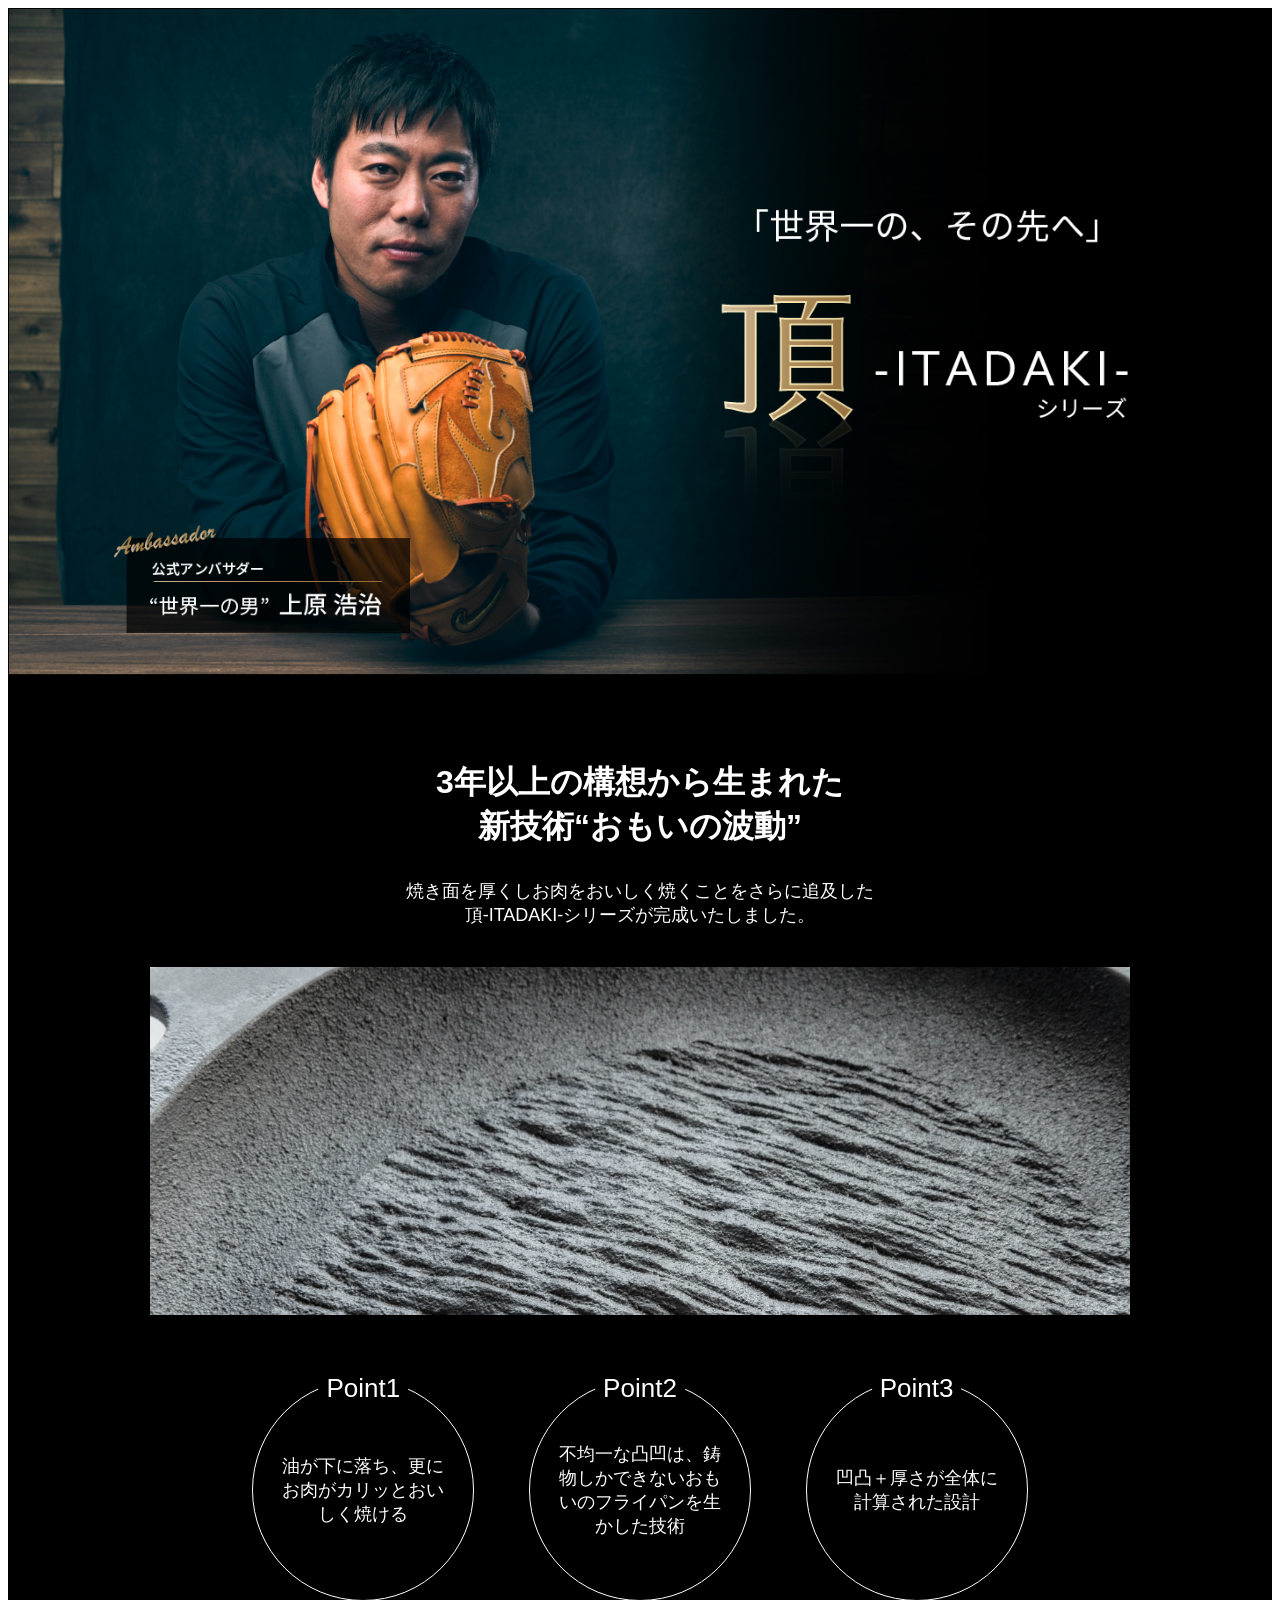
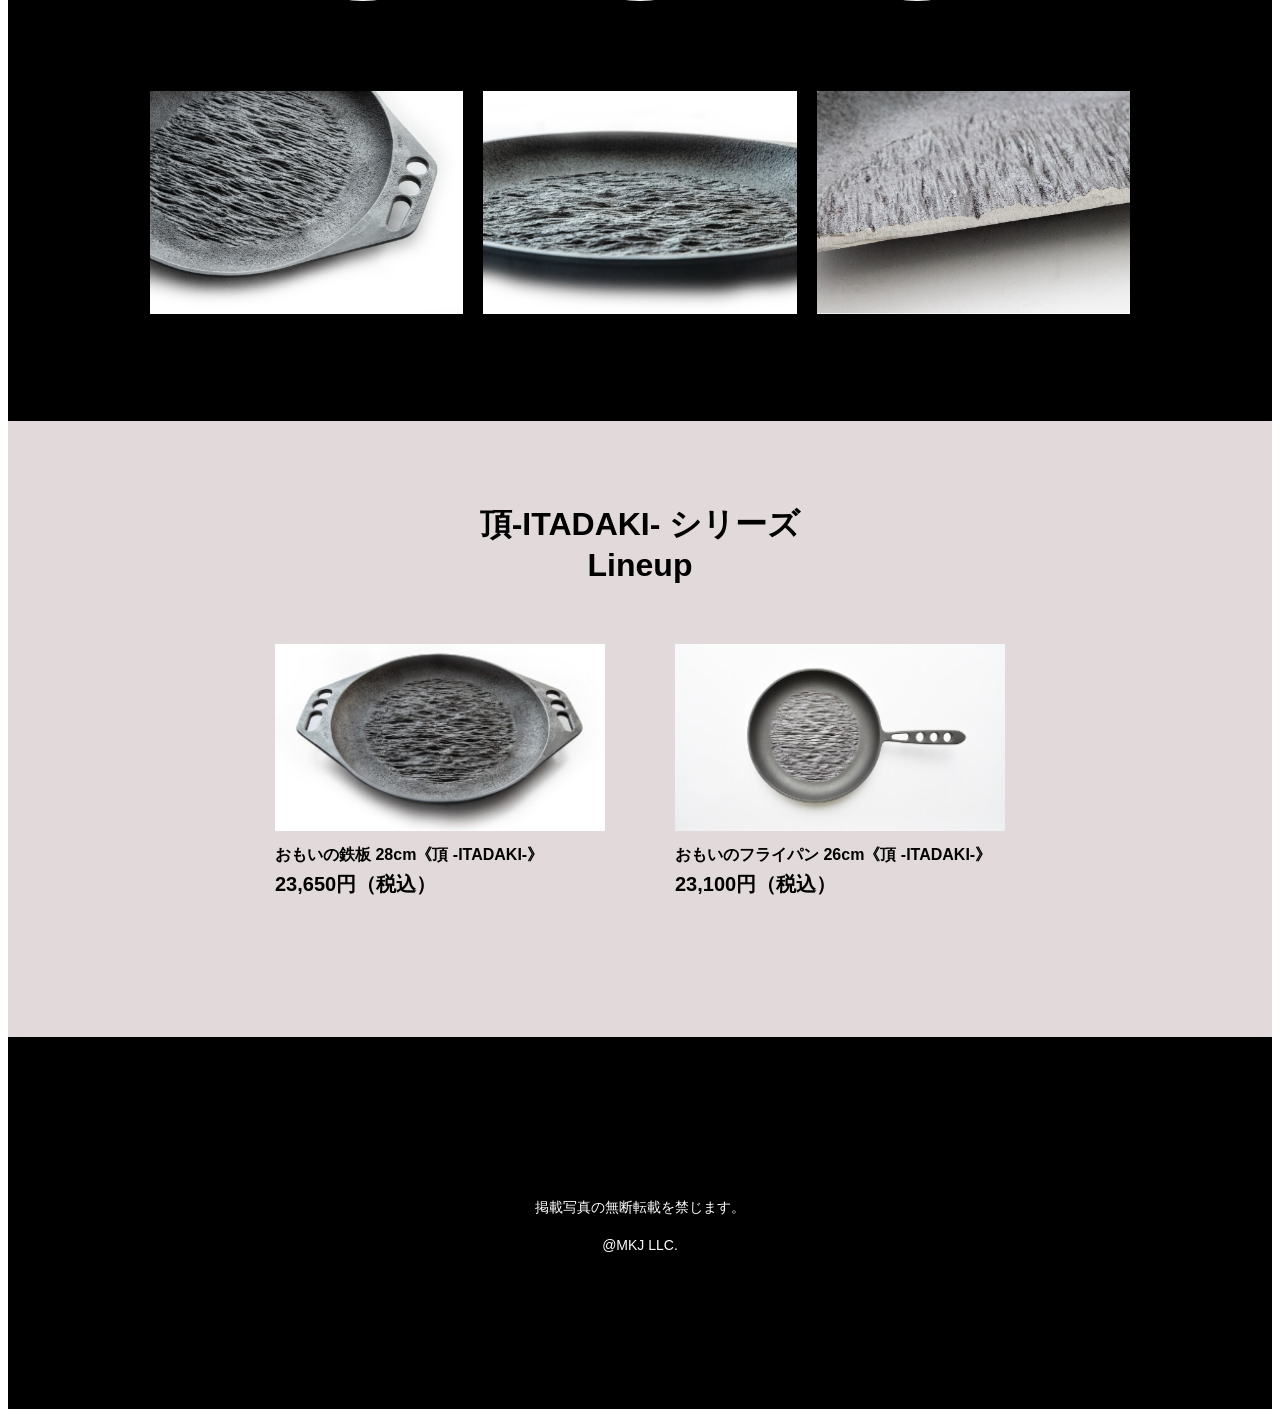
<file: lp/index.html>
<!-- <!DOCTYPE html PUBLIC "-//W3C//DTD XHTML 1.0 Transitional//EN" "http://www.w3.org/TR/xhtml1/DTD/xhtml1-transitional.dtd"> -->
<!DOCTYPE html>
<html xmlns:fb="http://www.facebook.com/2008/fbml" xmlns:mixi="http://mixi-platform.com/ns#" xmlns="http://www.w3.org/1999/xhtml" xml:lang="ja" lang="ja" dir="ltr">
<head>
<meta http-equiv="content-type" content="text/html; charset=UTF-8" />
<title>頂 -ITADAKI- シリーズ - 【公式】おもいのフライパン｜世界で一番お肉がおいしく焼ける鋳物のフライパン</title>
<meta name="Keywords" content="頂 -ITADAKI- シリーズ,フライパン,おもいのフライパン,おもいの鉄板,無塗装,鋳造,肉用,お肉のサブスク,調理器具,愛知,碧南,石川鋳造" />
<meta name="Description" content="おもいのフライパンは世界で一番お肉が美味しく焼けるフライパンです" />
<meta name="Author" content="合同会社MLJ" />
<meta name="Copyright" content="合同会社MLJ" />
<meta http-equiv="content-style-type" content="text/css" />
<meta http-equiv="content-script-type" content="text/javascript" />

<link rel="shortcut icon" href="./assets/favicon.ico" />

<meta property="og:title" content="頂 -ITADAKI- シリーズ - 【公式】おもいのフライパン｜世界で一番お肉がおいしく焼ける鋳物のフライパン" />
<meta property="og:description" content="おもいのフライパンは世界で一番お肉が美味しく焼けるフライパンです" />
<meta property="og:url" content="https://shop.mkjz.tokyo/lp" />
<meta property="og:site_name" content="頂 -ITADAKI- シリーズ - 【公式】おもいのフライパン｜世界で一番お肉がおいしく焼ける鋳物のフライパン" />

<meta property="og:image" content="./assets/ogp.png"/>
<meta name="viewport" content="width=device-width,initial-scale=1">
<link rel="stylesheet" href="style.css">
</head>

<body>
<link rel="stylesheet" href="https://file002.shop-pro.jp/PA01383/582/css/add_style.css" type="text/css" />
<main>
<link rel="preconnect" href="https://fonts.googleapis.com">
<link rel="preconnect" href="https://fonts.gstatic.com" crossorigin>
<div class="itadaki_LP_bg">
  <div class="itadaki_LP_fv">
    <img src="assets/images/itadaki_fv_pc.jpg" alt="「世界一の、その先へ」 頂 -ITADAKI- シリーズ" class="itadaki_LP_pc">
    <img src="assets/images/itadaki_fv_sp.jpg" alt="「世界一の、その先へ」 頂 -ITADAKI- シリーズ" class="itadaki_LP_sp">
  </div>

  <div class="itadaki_LP_content_div">
    <div class="itadaki_LP_wrap">
      <div class="itadaki_LP_main">
        <h2>3年以上の構想から生まれた<br>新技術“おもいの波動”</h2>
        <p>焼き面を厚くしお肉をおいしく焼くことをさらに追及した<br>頂-ITADAKI-シリーズが完成いたしました。</p>
        <img src="assets/images/BB-1-pc.jpg" alt="" class="itadaki_LP_pc" style="margin-bottom: 60px;">
        <img src="assets/images/BB-1.jpg" alt="" class="itadaki_LP_sp" style="margin-bottom: 60px;">
        <div class="itadaki_LP_point">
          <div class="itadaki_LP_pointbox">
            <span class="itadaki_LP_pointN">Point1</span>
            <p>油が下に落ち、更にお肉がカリッとおいしく焼ける</p>
          </div>
          <div class="itadaki_LP_pointbox">
            <span class="itadaki_LP_pointN">Point2</span>
            <p>不均一な凸凹は、鋳物しかできないおもいのフライパンを生かした技術</p>
          </div>
          <div class="itadaki_LP_pointbox">
            <span class="itadaki_LP_pointN">Point3</span>
            <p>凹凸＋厚さが全体に計算された設計</p>
          </div>
        </div>
        <div class="itadaki_LP_gal">
          <img src="assets/images/itadaki-img1.jpg" alt="">
          <img src="assets/images/itadaki-img2.jpg" alt="">
          <img src="assets/images/itadaki-img3.jpg" alt="">
        </div>
      </div>
    </div>
  </div>
  <div class="itadaki_LP_lineup_bg">
    <div class="itadaki_LP_content_div">
      <div class="itadaki_LP_wrap">
        <div class="itadaki_LP_lineup_wrap">
          <h2>頂-ITADAKI- シリーズ<br><span>Lineup</span></h2>
          <div class="itadaki_LP_lineup_flex">
            <div class="itadaki_LP_card">
              <img src="assets/images/itadaki-1.jpg" alt="おもいの鉄板 28cm《頂 -ITADAKI-》">
              <p class="itadaki_LP_card_title">おもいの鉄板 28cm《頂 -ITADAKI-》</p>
              <p class="itadaki_LP_card_price">23,650円（税込）</p>
              <div id='product-component-1651996315008'></div>
            </div>
            <div class="itadaki_LP_card">
              <img src="assets/images/itadaki-2.jpg" alt="おもいのフライパン 26cm《頂 -ITADAKI-》">
              <p class="itadaki_LP_card_title">おもいのフライパン 26cm《頂 -ITADAKI-》</p>
              <p class="itadaki_LP_card_price">23,100円（税込）</p>
              <div id='product-component-1651996125924'></div>
            </div>
          </div>
        </div>
      </div>
    </div>
  </div>
  <footer>
    <div class="itadaki_LP_content_div">
      <div class="itadaki_LP_wrap">
        <div class="itadaki_LP_footer">
          <p style="margin: 0 0 20px;">掲載写真の無断転載を禁じます。</p>
          <p>@MKJ LLC.</p>
        </div>
      </div>
    </div>
  </footer>
</div>

<script type="text/javascript">
/*<![CDATA[*/
(function () {
  var scriptURL = 'https://sdks.shopifycdn.com/buy-button/latest/buy-button-storefront.min.js';
  if (window.ShopifyBuy) {
    if (window.ShopifyBuy.UI) {
      ShopifyBuyInit();
    } else {
      loadScript();
    }
  } else {
    loadScript();
  }
  function loadScript() {
    var script = document.createElement('script');
    script.async = true;
    script.src = scriptURL;
    (document.getElementsByTagName('head')[0] || document.getElementsByTagName('body')[0]).appendChild(script);
    script.onload = ShopifyBuyInit;
  }
  function ShopifyBuyInit() {
    var client = ShopifyBuy.buildClient({
      domain: 'mkjz.tokyo',
      storefrontAccessToken: '16d3a53ad52fbd54e61b7537238714b7',
    });
    ShopifyBuy.UI.onReady(client).then(function (ui) {
      ui.createComponent('product', {
        id: '7606761881850',
        node: document.getElementById('product-component-1651996125924'),
        moneyFormat: '%C2%A5%7B%7Bamount_no_decimals%7D%7D',
        options: {
  "product": {
    "styles": {
      "product": {
        "@media (min-width: 601px)": {
          "max-width": "calc(25% - 20px)",
          "margin-left": "20px",
          "margin-bottom": "50px"
        }
      },
      "button": {
        "font-family": "Quantico, sans-serif",
        "font-weight": "bold",
        ":hover": {
          "background-color": "#473d3d"
        },
        "background-color": "#2a2424",
        ":focus": {
          "background-color": "#473d3d"
        },
        "padding-left": "60px",
        "padding-right": "60px"
      }
    },
    "buttonDestination": "checkout",
    "contents": {
      "img": false,
      "button": false,
      "buttonWithQuantity": true,
      "title": false,
      "price": false
    },
    "text": {
      "button": "個の商品を購入"
    },
    "googleFonts": [
      "Quantico"
    ]
  },
  "productSet": {
    "styles": {
      "products": {
        "@media (min-width: 601px)": {
          "margin-left": "-20px"
        }
      }
    }
  },
  "modalProduct": {
    "contents": {
      "img": false,
      "imgWithCarousel": true,
      "button": false,
      "buttonWithQuantity": true
    },
    "styles": {
      "product": {
        "@media (min-width: 601px)": {
          "max-width": "100%",
          "margin-left": "0px",
          "margin-bottom": "0px"
        }
      },
      "button": {
        "font-family": "Quantico, sans-serif",
        "font-weight": "bold",
        ":hover": {
          "background-color": "#473d3d"
        },
        "background-color": "#2a2424",
        ":focus": {
          "background-color": "#473d3d"
        },
        "padding-left": "60px",
        "padding-right": "60px"
      }
    },
    "googleFonts": [
      "Quantico"
    ],
    "text": {
      "button": "Add to cart"
    }
  },
  "option": {},
  "cart": {
    "styles": {
      "button": {
        "font-family": "Quantico, sans-serif",
        "font-weight": "bold",
        ":hover": {
          "background-color": "#473d3d"
        },
        "background-color": "#2a2424",
        ":focus": {
          "background-color": "#473d3d"
        }
      }
    },
    "text": {
      "total": "Subtotal",
      "button": "Checkout"
    },
    "popup": false,
    "googleFonts": [
      "Quantico"
    ]
  },
  "toggle": {
    "styles": {
      "toggle": {
        "font-family": "Quantico, sans-serif",
        "font-weight": "bold",
        "background-color": "#2a2424",
        ":hover": {
          "background-color": "#473d3d"
        },
        ":focus": {
          "background-color": "#473d3d"
        }
      }
    },
    "googleFonts": [
      "Quantico"
    ]
  }
},
      });
    });
  }
})();
/*]]>*/
</script>
<script type="text/javascript">
/*<![CDATA[*/
(function () {
  var scriptURL = 'https://sdks.shopifycdn.com/buy-button/latest/buy-button-storefront.min.js';
  if (window.ShopifyBuy) {
    if (window.ShopifyBuy.UI) {
      ShopifyBuyInit();
    } else {
      loadScript();
    }
  } else {
    loadScript();
  }
  function loadScript() {
    var script = document.createElement('script');
    script.async = true;
    script.src = scriptURL;
    (document.getElementsByTagName('head')[0] || document.getElementsByTagName('body')[0]).appendChild(script);
    script.onload = ShopifyBuyInit;
  }
  function ShopifyBuyInit() {
    var client = ShopifyBuy.buildClient({
      domain: 'mkjz.tokyo',
      storefrontAccessToken: '16d3a53ad52fbd54e61b7537238714b7',
    });
    ShopifyBuy.UI.onReady(client).then(function (ui) {
      ui.createComponent('product', {
        id: '7606761849082',
        node: document.getElementById('product-component-1651996315008'),
        moneyFormat: '%C2%A5%7B%7Bamount_no_decimals%7D%7D',
        options: {
  "product": {
    "styles": {
      "product": {
        "@media (min-width: 601px)": {
          "max-width": "calc(25% - 20px)",
          "margin-left": "20px",
          "margin-bottom": "50px"
        }
      },
      "button": {
        "font-family": "Quantico, sans-serif",
        "font-weight": "bold",
        ":hover": {
          "background-color": "#473d3d"
        },
        "background-color": "#2a2424",
        ":focus": {
          "background-color": "#473d3d"
        },
        "padding-left": "60px",
        "padding-right": "60px"
      }
    },
    "buttonDestination": "checkout",
    "contents": {
      "img": false,
      "button": false,
      "buttonWithQuantity": true,
      "title": false,
      "price": false
    },
    "text": {
      "button": "個の商品を購入"
    },
    "googleFonts": [
      "Quantico"
    ]
  },
  "productSet": {
    "styles": {
      "products": {
        "@media (min-width: 601px)": {
          "margin-left": "-20px"
        }
      }
    }
  },
  "modalProduct": {
    "contents": {
      "img": false,
      "imgWithCarousel": true,
      "button": false,
      "buttonWithQuantity": true
    },
    "styles": {
      "product": {
        "@media (min-width: 601px)": {
          "max-width": "100%",
          "margin-left": "0px",
          "margin-bottom": "0px"
        }
      },
      "button": {
        "font-family": "Quantico, sans-serif",
        "font-weight": "bold",
        ":hover": {
          "background-color": "#473d3d"
        },
        "background-color": "#2a2424",
        ":focus": {
          "background-color": "#473d3d"
        },
        "padding-left": "60px",
        "padding-right": "60px"
      }
    },
    "googleFonts": [
      "Quantico"
    ],
    "text": {
      "button": "Add to cart"
    }
  },
  "option": {},
  "cart": {
    "styles": {
      "button": {
        "font-family": "Quantico, sans-serif",
        "font-weight": "bold",
        ":hover": {
          "background-color": "#473d3d"
        },
        "background-color": "#2a2424",
        ":focus": {
          "background-color": "#473d3d"
        }
      }
    },
    "text": {
      "total": "Subtotal",
      "button": "Checkout"
    },
    "popup": false,
    "googleFonts": [
      "Quantico"
    ]
  },
  "toggle": {
    "styles": {
      "toggle": {
        "font-family": "Quantico, sans-serif",
        "font-weight": "bold",
        "background-color": "#2a2424",
        ":hover": {
          "background-color": "#473d3d"
        },
        ":focus": {
          "background-color": "#473d3d"
        }
      }
    },
    "googleFonts": [
      "Quantico"
    ]
  }
},
      });
    });
  }
})();
/*]]>*/
</script>
</body>
</html>
</file>
<file: lp/style.css>
#header, #navi, .youtube_sec, #footer {display: none;}
  
.itadaki_LP_bg p, .itadaki_LP_bg h2, .itadaki_LP_bgh3, .itadaki_LP_bg span, .itadaki_LP_bg a, .itadaki_LP_bg li {font-family: "游ゴシック体", YuGothic, "游ゴシック", "Yu Gothic", sans-serif;}
.itadaki_LP_bg {background: #000;}
.itadaki_LP_pc {display:none;}
.itadaki_LP_fv img {width: 100%;}
.itadaki_LP_content_div {
max-width: 980px;
margin: 0 auto;
}
.itadaki_LP_wrap {
padding: 42px 10px;
}
.itadaki_LP_main {
text-align: center;
color: #FFF;
}
.itadaki_LP_main h2 {
font-size: 24px;
margin: 0 0 20px;
}
.itadaki_LP_main p {
font-size: 18px;
margin: 0 0 40px;
}
.itadaki_LP_pointbox {
display: flex;
flex-wrap: wrap;
justify-content: center;
align-items: center;
border-radius: 50%;
height: 220px;
width: 220px;
border: 1px solid #FFF;
position: relative;
padding: 0;
margin: 0 auto 45px;
}
.itadaki_LP_pointbox p {
margin: 0;
position: absolute;
top: 50%;
left: 50%;
transform: translate(-50%, -50%);
-webkit-transform: translate(-50%, -50%);
-ms-transform: translate(-50%, -50%);
width: 9em;
}
.itadaki_LP_pointN {
position: absolute;
top: -9px;
left: 50%;
transform: translateX(-50%);
-webkit-transform: translateX(-50%);
-ms-transform: translateX(-50%);
background: #000;
font-size: 26px;
font-family: 'Montserrat', sans-serif!important;
padding: 2px 8px;
}
.itadaki_LP_gal {
text-align: center;
font-size: 0;
}
.itadaki_LP_gal img {
margin: 0 0 25px;
max-width: 90%;
}
.itadaki_LP_lineup_bg {background: #E2DADA;}
.itadaki_LP_lineup_wrap h2 {
font-size: 32px;
text-align: center;
margin: 0 0 35px;
}
.itadaki_LP_lineup_wrap h2>span {
font-family: 'Montserrat', sans-serif!important;
}
.itadaki_LP_card {
margin: 0 auto 45px;
width: 90%;
max-width: 330px;
}
.itadaki_LP_card p, .itadaki_LP_card a, .itadaki_LP_card span {font-weight: 600!important;}
.itadaki_LP_card img {width: 100%; margin: 0 0 10px;}
.itadaki_LP_card_title {
font-size: 16px;
margin: 0 0 5px;
}
.itadaki_LP_card_span {
background: #CF1616;
padding: 3px 8px;
color: #FFF;
display: inline-block;
margin: 0 0 8px;
font-size: 12px;
}
.itadaki_LP_card_price {
font-size: 20px;
margin: 0 0 12px;
}
.itadaki_LP_card_btn {
display: block;
text-align: center;
padding: 15px 10px;
border-radius: 5px;
background: #2A2424;
color: #FFF!important;
font-size: 16px;
}
.itadaki_LP_footer {
padding: 45px 0 5px;
color: #FFF
}
.itadaki_LP_nav {
list-style: none;
margin: 0 0 75px;
}
.itadaki_LP_nav li {
margin: 0 0 20px;
text-align: center;
}
.itadaki_LP_nav li>a {
font-size: 14px;
position: relative;
}
.itadaki_LP_nav li>a:hover {
color: #FFF;
text-decoration: none;
}
.itadaki_LP_nav li>a::after {
content: "";
background: #FFF;
height: 1px;
width: 100%;
position: absolute;
left: 50%;
bottom: -6px;
transform: translateX(-50%);
-webkit-transform: translateX(-50%);
-ms-transform: translateX(-50%);
}
.itadaki_LP_footer p {
text-align: center;
font-size: 10px;
}


/*--------PC--------*/
@media screen and (min-width: 770px) {
.itadaki_LP_pc {display: inline;}
.itadaki_LP_sp {display:none;}
.itadaki_LP_wrap {padding: 82px 0;}
.itadaki_LP_main h2 {
font-size: 32px;
margin: 0 0 30px;
}
.itadaki_LP_point {
display: flex;
flex-wrap: wrap;
justify-content: space-between;
align-items: center;
width: 100%;
max-width: 830px;
margin: 0 auto 45px;
}
.itadaki_LP_gal {
display: flex;
flex-wrap: wrap;
justify-content: space-between;
align-items: center;
width: 100%;
}
.itadaki_LP_gal img {
display: block;
width: calc((100% - 40px) / 3);
}
.itadaki_LP_lineup_wrap h2 {margin-bottom: 60px;}
.itadaki_LP_lineup_flex {
display: flex;
flex-wrap: wrap;
justify-content: space-between;
align-items: center;
width: 100%;
max-width: 800px;
margin: 0 auto;
}
.itadaki_LP_footer {
padding: 80px 0 60px;
}
.itadaki_LP_nav {
text-align: center;
margin: 0 0 55px;
}
.itadaki_LP_nav li {
display: inline-block;
margin: 0 15px;
}
.itadaki_LP_footer p {
font-size: 14px;
}
}
</file>
